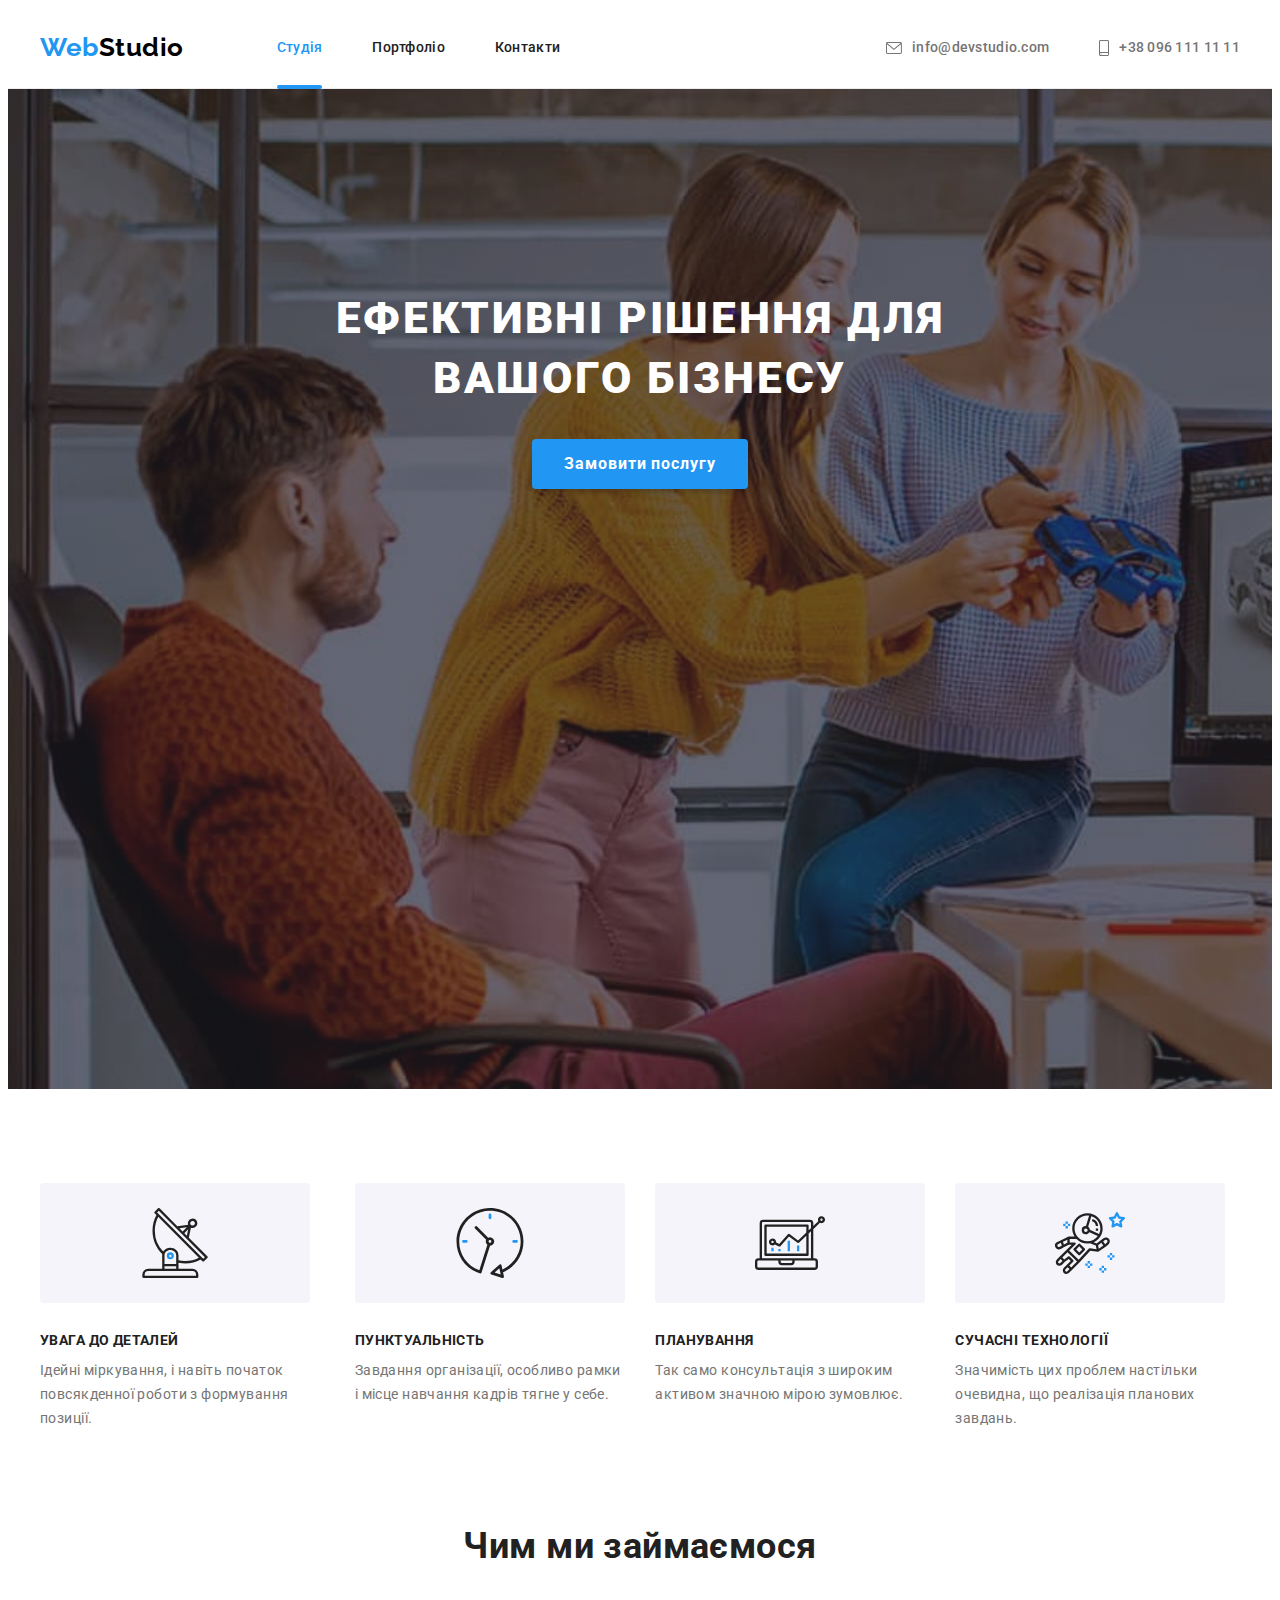
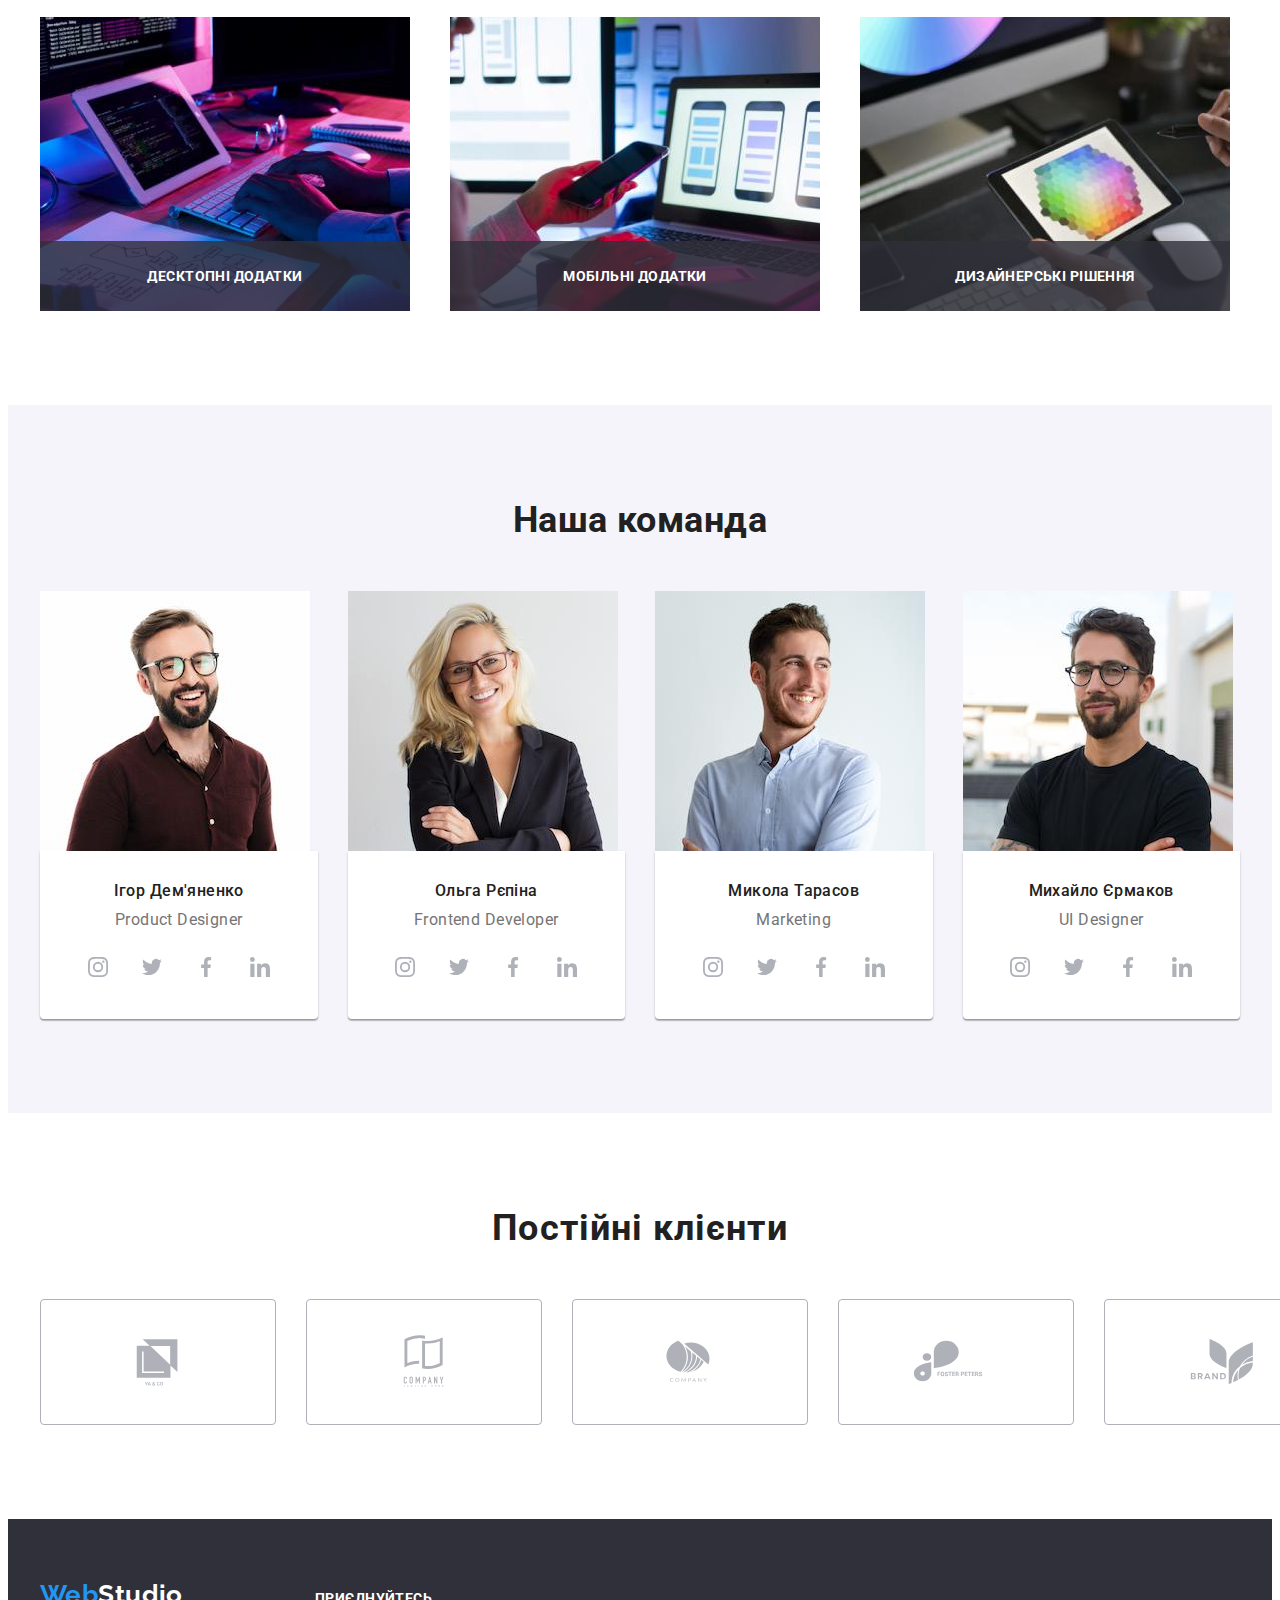
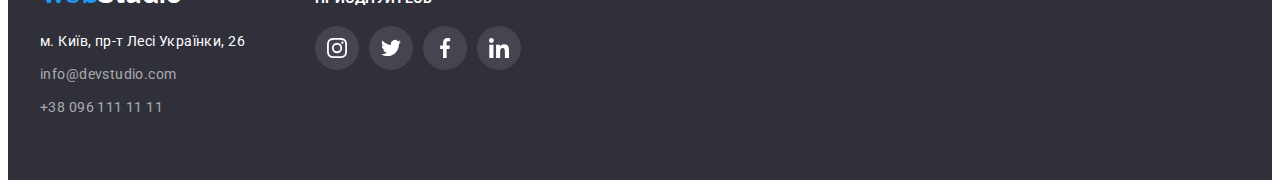
<file: index.html>
<!DOCTYPE html>
<html lang="uk">
<!-- МЕТАДАННІ -->

<head>
  <meta charset="UTF-8" />
  <meta http-equiv="X-UA-Compatible" content="IE=edge" />
  <meta name="viewport" content="width=device-width, initial-scale=1.0" />
  <title lang="en">Webstudio</title>
  <link rel="preconnect" href="https://fonts.googleapis.com" />
  <link rel="preconnect" href="https://fonts.gstatic.com" crossorigin />
  <link href="https://fonts.googleapis.com/css2?family=Raleway:wght@700&family=Roboto:wght@400;500;700;900&display=swap"
    rel="stylesheet" />
  <link rel="stylesheet" href="https://cdnjs.cloudflare.com/ajax/libs/modern-normalize/1.1.0/modern-normalize.min.css"
    integrity="sha512-wpPYUAdjBVSE4KJnH1VR1HeZfpl1ub8YT/NKx4PuQ5NmX2tKuGu6U/JRp5y+Y8XG2tV+wKQpNHVUX03MfMFn9Q=="
    crossorigin="anonymous" referrerpolicy="no-referrer" />

  <link rel="stylesheet" href="./css/style.css" />
</head>
<!-- ТЕЛО -->

<body>
  <!-- ШАПКА САЙТУ -->
  <header class="page-header">
    <!-- НАВИГАЦИЯ САЙТУ -->
    <div class="container box">
      <nav class="nav">
        <a href="./index.html" lang="en" class="link nav-logo"><span class="accent">Web</span>Studio</a>
        <ul class="nav-link">
          <li class="item">
            <a href="./index.html" class="link nav-studio current">Студія</a>
          </li>
          <li class="item">
            <a href="./portfolio.html" class="link nav-portfolio">Портфоліо</a>
          </li>
          <li class="item">
            <a href="#" class="link nav-contacts">Контакти</a>
          </li>
        </ul>
      </nav>
      <!--КОНТАКТИ-->
      <ul class="header-contacts">
        <li class="item">
          <a href="mailto:info@devstudio.com" lang="en" class="link header-mail">
            <div class="header-envelope">
              <svg class="icon-header">
                <use href="./img/symbol-defs.svg#icon-envelope"></use>
              </svg>
            </div>

            info@devstudio.com
          </a>
        </li>
        <li class="item">
          <a href="tel:+380961111111" class="link header-tel">
           <div class="header-smartphone">
              <svg class="icon-header">
                <use href="./img/symbol-defs.svg#icon-smartphone"></use>
              </svg>
           </div>
            +38 096 111 11 11
          </a>
        </li>
      </ul>
    </div>
  </header>
  <!-- MAIN -->
  <main class="mine-page">
    <!-- BANNER -->
    <section class="hero">
      <div class="container">
          <h1 class="banner-title">
            Ефективні рішення для <br />
            вашого бізнесу
          </h1>
          <button type="button" class="banner-button"
          data-modal-open>Замовити послугу</button>
          <div class="backdrop is-hidden" data-modal>
            <div class="modal">
              <div class="action">
                <button type="button" data-modal-close>
                  <svg class="icon">
                    <use href="./img/symbol-defs.svg#icon-close"></use>
                  </svg>
                </button>
              </div>
            </div>
          </div>
      </div>
    </section>

    <!-- ОСОБЛИВОСТІ -->
    <section class="key-features section">
      <div class="container">
        <h2 class="visually-hidden">Особливості</h2>
        <ul class="list">
          <li class="key-features-list">
            <div class="icon-featers">
              <svg class="icon" width="70" height="70">
                <use href="./img/symbol-defs.svg#icon-antenna"></use>
              </svg>
            </div>
            <h3 class="key-features-titles">УВАГА ДО ДЕТАЛЕЙ</h3>
            <p class="key-features-text">
              Ідейні міркування, і навіть початок повсякденної роботи з
              формування позиції.
            </p>
          </li>
          <li class="key-features-list">
            <div class="icon-featers">
              <svg class="icon">
                <use href="./img/symbol-defs.svg#icon-clock"></use>
              </svg>
            </div>
            <h3 class="key-features-titles">ПУНКТУАЛЬНІСТЬ</h3>
            <p class="key-features-text">
              Завдання організації, особливо рамки і місце навчання кадрів
              тягне у себе.
            </p>
          </li>
          <li class="key-features-list">
            <div class="icon-featers">
              <svg class="icon">
                <use href="./img/symbol-defs.svg#icon-diagram"></use>
              </svg>
            </div>
            <h3 class="key-features-titles">ПЛАНУВАННЯ</h3>
            <p class="key-features-text">
              Так само консультація з широким активом значною мірою зумовлює.
            </p>
          </li>
          <li class="key-features-list">
            <div class="icon-featers">
              <svg class="icon">
                <use href="./img/symbol-defs.svg#icon-astronaut"></use>
              </svg>
            </div>
            <h3 class="key-features-titles">СУЧАСНІ ТЕХНОЛОГІЇ</h3>
            <p class="key-features-text">
              Значимість цих проблем настільки очевидна, що реалізація
              планових завдань.
            </p>
          </li>
        </ul>
      </div>
    </section>
    <!-- ЧТО ДЕЛАЕМ -->
    <section class="we-do">
      <div class="container">
        <h2 class="we-do-title">Чим ми займаємося</h2>
        <ul class="list">
          <li class="we-do-list">
            <img class="image" src="./img/service-web-development.jpg" alt="Десктопні додатки" width="370"
              height="294" />
            <p class="service">Десктопні додатки</p>  
          </li>
          <li class="we-do-list">
            <img class="image" src="./img/service-Adaptive-layout.jpg" alt="Мобільні додатки" width="370"
              height="294" />
            <p class="service">Мобільні додатки</p>
          </li>
          <li class="we-do-list">
            <img class="image" src="./img/service-design-solutions.jpg" alt="Дизанерські рішення" width="370" height="294" />
            <p class="service">Дизайнерські рішення</p>
          </li>
        </ul>
      </div>
    </section>

    <!-- НАША КОМАНДА -->

    <section class="section our-team">
      <div class="container">
        <h2 class="our-team-title">Наша команда</h2>
        <ul class="members">
          <li class="list member">
            <img class="image" src="./img/team-product-designer.jpg" alt="Дизайнер продукту" width="270" height="260" />
            <div class="description-image">
              <h3 class="employee-name">Ігор Дем'яненко</h3>
              <p lang="en" class="position">Product Designer</p>
              <ul class="icon list">
              <li>
                <a href="#" class="link icon-socialnet">
                  <svg class="icon">
                    <use href="./img/symbol-defs.svg#icon-instagram"></use>
                  </svg>
                </a>
              </li>
              <li>
                <a href="#" class="icon-socialnet">
                  <svg class="icon">
                    <use href="./img/symbol-defs.svg#icon-twitter"></use>
                  </svg>
                </a>
              </li>
              <li>
                <a href="#" class="icon-socialnet">
                  <svg class="icon">
                    <use href="./img/symbol-defs.svg#icon-facebook"></use>
                  </svg>
                </a>
              </li>
              <li>
                <a href="#" class="icon-socialnet">
                  <svg class="icon">
                    <use href="./img/symbol-defs.svg#icon-linkedin"></use>
                  </svg>
                </a>
              </li>
              </ul>
            </div>
          </li>
          <li class="list member">
            <img class="image" src="./img/team-frontend-developer.jpg" alt="Розробник інтерфейсу" width="270"
              height="260" />
            <div class="description-image">
              <h3 class="employee-name">Ольга Рєпіна</h3>
              <p lang="en" class="position">Frontend Developer</p>
            
            <ul class="icon list">
              <li>
                <a href="#" class="link icon-socialnet">
                  <svg class="icon">
                    <use href="./img/symbol-defs.svg#icon-instagram"></use>
                  </svg>
                </a>
              </li>
              <li>
                <a href="#" class="icon-socialnet">
                  <svg class="icon">
                    <use href="./img/symbol-defs.svg#icon-twitter"></use>
                  </svg>
                </a>
              </li>
              <li>
                <a href="#" class="icon-socialnet">
                  <svg class="icon">
                    <use href="./img/symbol-defs.svg#icon-facebook"></use>
                  </svg>
                </a>
              </li>
              <li>
                <a href="#" class="icon-socialnet">
                  <svg class="icon">
                    <use href="./img/symbol-defs.svg#icon-linkedin"></use>
                  </svg>
                </a>
              </li>
              </ul>
              </div>

          </li>
          <li class="list member">
            <img class="image" src="./img/team-marketing.jpg" alt="Маркетолог" width="270" height="260" />
            <div class="description-image">
              <h3 class="employee-name">Микола Тарасов</h3>
              <p lang="en" class="position">Marketing</p>
            
            <ul class="icon list">
              <li>
                <a href="#" class="link icon-socialnet">
                  <svg class="icon">
                    <use href="./img/symbol-defs.svg#icon-instagram"></use>
                  </svg>
                </a>
              </li>
              <li>
                <a href="#" class="icon-socialnet">
                  <svg class="icon">
                    <use href="./img/symbol-defs.svg#icon-twitter"></use>
                  </svg>
                </a>
              </li>
              <li>
                <a href="#" class="icon-socialnet">
                  <svg class="icon">
                    <use href="./img/symbol-defs.svg#icon-facebook"></use>
                  </svg>
                </a>
              </li>
              <li>
                <a href="#" class="icon-socialnet">
                  <svg class="icon">
                    <use href="./img/symbol-defs.svg#icon-linkedin"></use>
                  </svg>
                </a>
              </li>
              </ul>
              </div>

          </li>
          <li class="list member">
            <img class="image" src="./img/team-ui-designer.jpg" alt="Дизайнер інтерфейсу" width="270" height="260" />
            <div class="description-image">
              <h3 class="employee-name">Михайло Єрмаков</h3>
              <p lang="en" class="position">UI Designer</p>
            
            <ul class="icon list">
              <li>
                <a href="#" class="link icon-socialnet">
                  <svg class="icon">
                    <use href="./img/symbol-defs.svg#icon-instagram"></use>
                  </svg>
                </a>
              </li>
              <li>
                <a href="#" class="icon-socialnet">
                  <svg class="icon">
                    <use href="./img/symbol-defs.svg#icon-twitter"></use>
                  </svg>
                </a>
              </li>
              <li>
                <a href="#" class="icon-socialnet">
                  <svg class="icon">
                    <use href="./img/symbol-defs.svg#icon-facebook"></use>
                  </svg>
                </a>
              </li>
              <li>
                <a href="#" class="icon-socialnet">
                  <svg class="icon">
                    <use href="./img/symbol-defs.svg#icon-linkedin"></use>
                  </svg>
                </a>
              </li>
              </ul>
              </div>

          </li>
        </ul>
      </div>
    </section>
    <!-- Постійні клієнти -->

    <section class="frequent-customers section">
      <div class="container">
        <h2 class="frequent-customers-title">Постійні клієнти</h2>
        <ul class="icon list">
          <li>
            <a href="#" class="icon-box">
                <svg class="icon">
                  <use href="./img/symbol-defs.svg#icon-logo1"></use>
                </svg>
            </a>
          </li>
          <li>
            <a href="#" class="icon-box">
                <svg class="icon">
                  <use href="./img/symbol-defs.svg#icon-logo2"></use>
                </svg>
            </a>
          </li>
          <li>
            <a href="#" class="icon-box">
                <svg class="icon">
                  <use href="./img/symbol-defs.svg#icon-logo3"></use>
                </svg>
            </a>
          </li>
          <li>
            <a href="#" class="icon-box">
                <svg class="icon">
                  <use href="./img/symbol-defs.svg#icon-logo4"></use>
                </svg>
            </a>
          </li>
          <li>
            <a href="#" class="icon-box">
                <svg class="icon">
                  <use href="./img/symbol-defs.svg#icon-logo5"></use>
                </svg>
            </a>
          </li>
          <li>
            <a href="#" class="icon-box">
                <svg class="icon">
                  <use href="./img/symbol-defs.svg#icon-logo6"></use>
                </svg>
            </a>
          </li>
        </ul>
      </div>
    </section>
  </main>

  <!-- ПІДВАЛ -->

  <footer class="page-footer">
    <!-- LOGO -->
    <div class="container footer-box">
      <div class="footer-section1">
        <a href="./index.html" lang="en" class="link footer-logo"><span class="accent">Web</span>Studio</a>
        <!-- АДРЕС -->
        <address class="firm-address">
          <ul class="list">
            <li class="footer-link">
              <a href="https://goo.gl/maps/z1Q6Qn75EZwD1Re8A" class="link map-link">м. Київ, пр-т Лесі Українки, 26</a>
            </li>
            <li class="footer-link">
              <a href="mailto:info@devstudio.com" lang="en" class="link footer-mail">info@devstudio.com</a>
            </li>
            <li class="footer-link">
              <a href="tel:+380961111111" class="link footer-tel">+38 096 111 11 11</a>
            </li>
          </ul>
        </address>
      </div>

      <div class="footer-section2">
        <section class="join">
          <p class="join-title">приєднуйтесь</p>
          <ul class="icon list">
            <li>
              <a href="#" class="icon-socialnet">
                <svg class="icon">
                  <use href="./img/symbol-defs.svg#icon-instagram"></use>
                </svg>
              </a>
            </li>
            <li>
              <a href="#" class="icon-socialnet">
                <svg class="icon">
                  <use href="./img/symbol-defs.svg#icon-twitter"></use>
                </svg>
              </a>
            </li>
            <li>
              <a href="#" class="icon-socialnet">
                <svg class="icon">
                  <use href="./img/symbol-defs.svg#icon-facebook"></use>
                </svg>
              </a>
            </li>
            <li>
              <a href="#" class="icon-socialnet">
                <svg class="icon">
                  <use href="./img/symbol-defs.svg#icon-linkedin"></use>
                </svg>
              </a>
            </li>
          </ul>
        </section>
      </div>
    </div>
  </footer>
  <script src="./js/modal.js"></script>
</body>

</html>
</file>
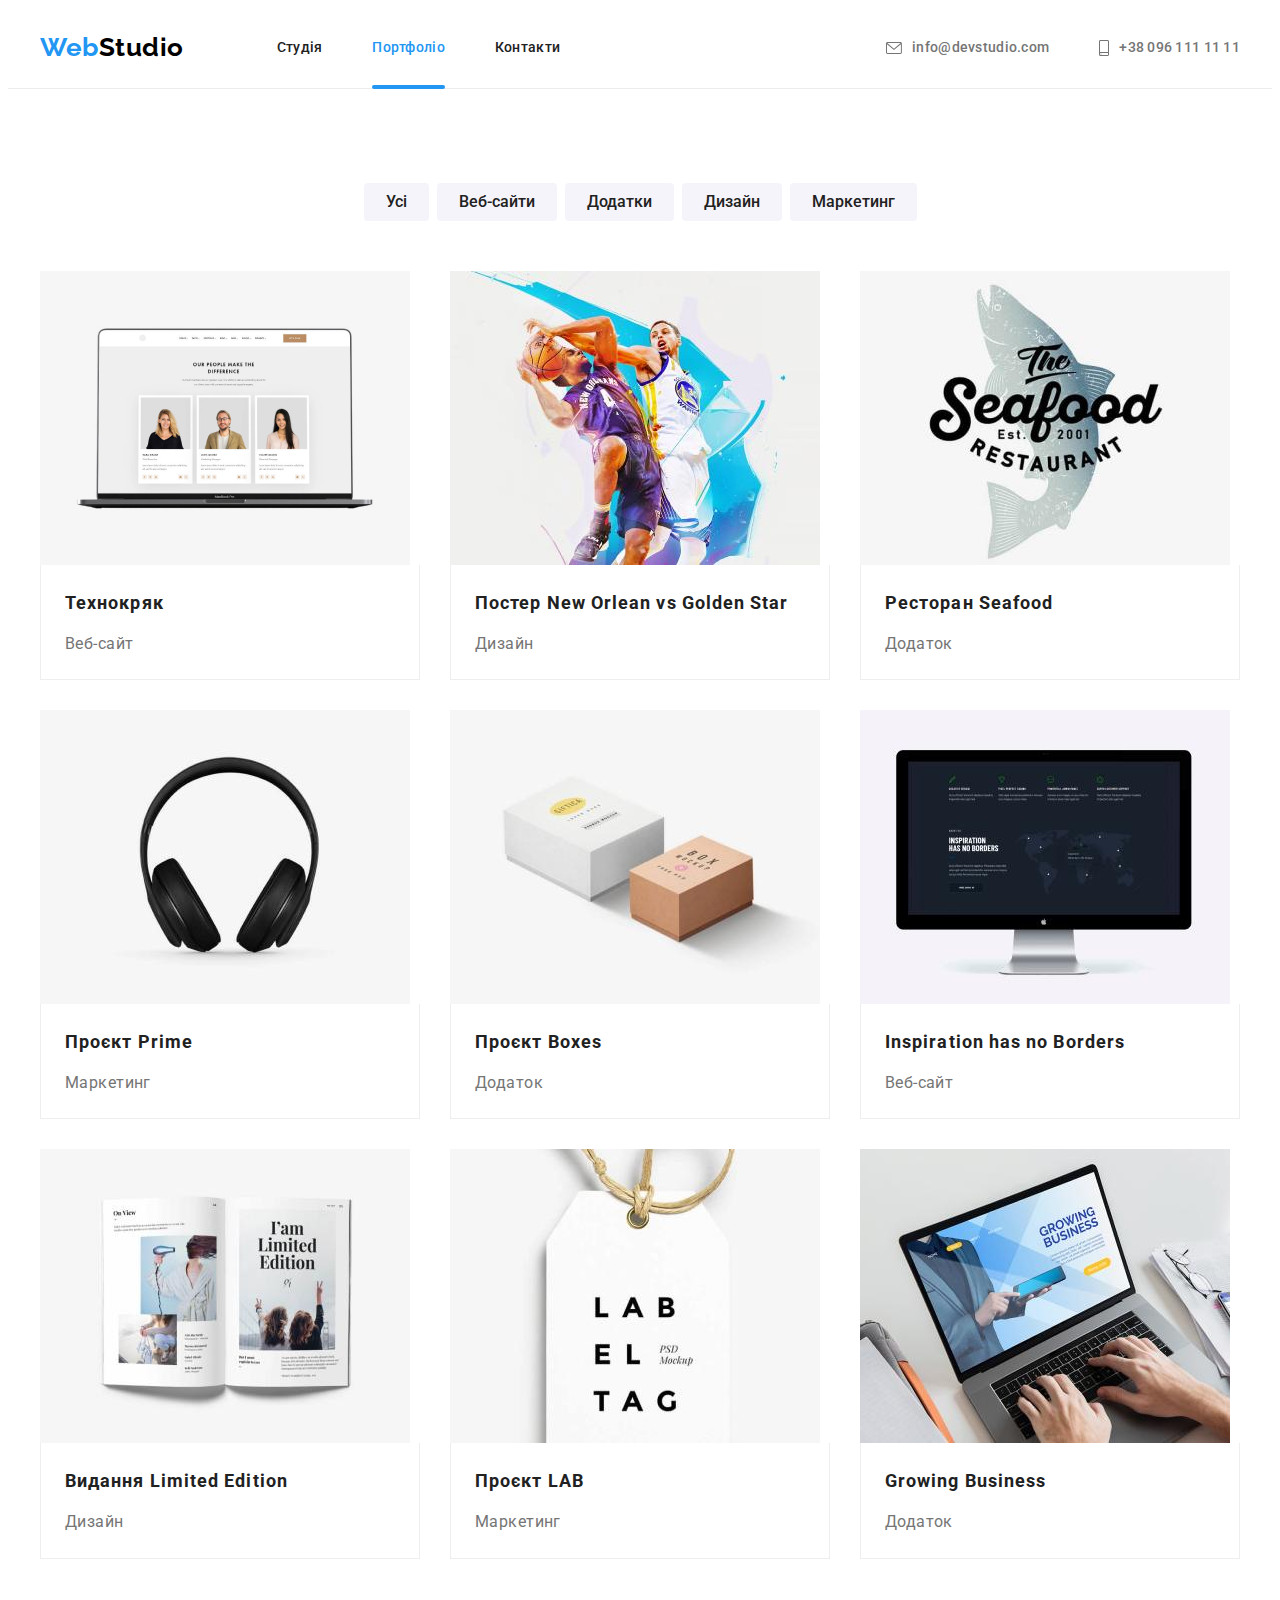
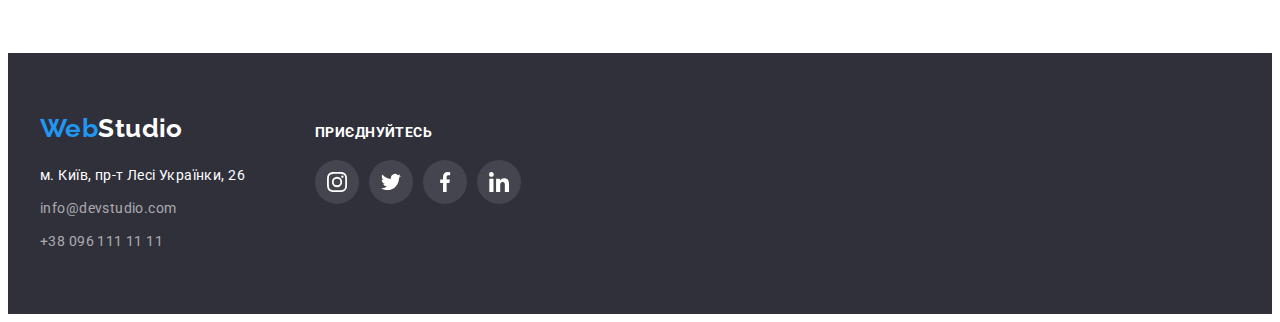
<file: portfolio.html>
<!DOCTYPE html>
<html lang="uk">
  <!-- МЕТАДАННІ -->

  <head>
    <meta charset="UTF-8" />
    <meta http-equiv="X-UA-Compatible" content="IE=edge" />
    <meta name="viewport" content="width=device-width, initial-scale=1.0" />
    <title lang="en">Webstudio</title>
    <link rel="preconnect" href="https://fonts.googleapis.com" />
    <link rel="preconnect" href="https://fonts.gstatic.com" crossorigin />
    <link
      href="https://fonts.googleapis.com/css2?family=Raleway:wght@700&family=Roboto:wght@400;500;700;900&display=swap"
      rel="stylesheet"
    />
    <link
      rel="stylesheet"
      href="https://cdnjs.cloudflare.com/ajax/libs/modern-normalize/1.1.0/modern-normalize.min.css"
      integrity="sha512-wpPYUAdjBVSE4KJnH1VR1HeZfpl1ub8YT/NKx4PuQ5NmX2tKuGu6U/JRp5y+Y8XG2tV+wKQpNHVUX03MfMFn9Q=="
      crossorigin="anonymous"
      referrerpolicy="no-referrer"
    />

    <link rel="stylesheet" href="./css/style.css" />
  </head>
  <!-- ТЕЛО -->

  <body>
    <!-- ШАПКА САЙТУ -->
    <header class="page-header">
    <!-- НАВИГАЦИЯ САЙТУ -->
    <div class="container box">
      <nav class="nav">
        <a href="./index.html" lang="en" class="link nav-logo"><span class="accent">Web</span>Studio</a>
        <ul class="nav-link">
          <li class="item">
            <a href="./index.html" class="link nav-studio">Студія</a>
          </li>
          <li class="item">
            <a href="./portfolio.html" class="link nav-portfolio current">Портфоліо</a>
          </li>
          <li class="item">
            <a href="#" class="link nav-contacts">Контакти</a>
          </li>
        </ul>
      </nav>
      <!--КОНТАКТИ-->
      <ul class="header-contacts">
        <li class="item">
          <a href="mailto:info@devstudio.com" lang="en" class="link header-mail">
            <div class="header-envelope">
              <svg class="icon-header">
                <use href="./img/symbol-defs.svg#icon-envelope"></use>
              </svg>
            </div>

            info@devstudio.com
          </a>
        </li>
        <li class="item">
          <a href="tel:+380961111111" class="link header-tel">
           <div class="header-smartphone">
              <svg class="icon-header">
                <use href="./img/symbol-defs.svg#icon-smartphone"></use>
              </svg>
           </div>
            +38 096 111 11 11
          </a>
        </li>
      </ul>
    </div>
  </header>
    <!-- MAIN -->
    <main class="portfolio section">
      <section class="container portfolio-section">
        <h1 class="visually-hidden">Портфоліо</h1>

        <!-- FILTER-BUTTONS -->

        <ul class="portfolio-filter">
          <li class="list filter">
            <button class="button-filter" type="button">Усі</button>
          </li>
          <li class="list filter">
            <button class="button-filter" type="button">Веб-сайти</button>
          </li>
          <li class="list filter">
            <button class="button-filter" type="button">Додатки</button>
          </li>
          <li class="list filter">
            <button class="button-filter" type="button">Дизайн</button>
          </li>
          <li class="list filter">
            <button class="button-filter" type="button">Маркетинг</button>
          </li>
        </ul>

        <!-- ПРИКЛАДИ РОБІТ -->
        <ul class="list work-examples">
          <li class="work-list">
              <a href="#" class="link">
                <div class="work-list-thumb">
                <img
                  class="image"
                  src="./img/portfolio-website-tehnokhreak.jpg"
                  alt="Веб-сайт"
                  width="370"
                  height="294"
                />
                <p class="work-list-explication">Ресурс пропонує комплексні пропозиції з різним рівнем функціоналу та сервісів. Все це дозволить відвідувачу отримати вичерпні відомості про компанію чи приватну особу.</p>
            </div>
              <div class="work-list-border">
                <h2 class="work-list-title">Технокряк</h2>
                <p class="work-list-description">Веб-сайт</p>
              </div>
            </a>
          </li>
          <li class="work-list">
            <a href="#" class="link">
            <div class="work-list-thumb">
                <img
                  class="image"
                  src="./img/portfolio-design-poster-no-vs-gs.jpg"
                  alt="Дизайн"
                  width="370"
                  height="294"
                />
                <p class="work-list-explication">Ресурс пропонує комплексні пропозиції з різним рівнем функціоналу та сервісів. Все це дозволить відвідувачу отримати вичерпні відомості про компанію чи приватну особу.</p>
            </div>
              <div class="work-list-border">
                <h2 class="work-list-title">
                  Постер <span lang="en">New Orlean vs Golden Star</span>
                </h2>
                <p class="work-list-description">Дизайн</p>
              </div>
            </a>
          </li>
          <li class="work-list">
              <a href="#" class="link">
                <div class="work-list-thumb">
                <img
                  class="image"
                  src="./img/portfolio-application-restaurant-seafood.jpg"
                  alt="Додаток"
                  width="370"
                  height="294"
                />
                <p class="work-list-explication">Ресурс пропонує комплексні пропозиції з різним рівнем функціоналу та сервісів. Все це дозволить відвідувачу отримати вичерпні відомості про компанію чи приватну особу.</p>
            </div>
              <div class="work-list-border">
                <h2 class="work-list-title">
                  Ресторан <span lang="en">Seafood</span>
                </h2>
                <p class="work-list-description">Додаток</p>
              </div>
            </a>
          </li>
          <li class="work-list">
              <a href="#" class="link">
                <div class="work-list-thumb">
                <img
                  class="image"
                  src="./img/portfolio-marketing-project-prime.jpg"
                  alt="Маркетинг"
                  width="370"
                  height="294"
                />
                <p class="work-list-explication">Ресурс пропонує комплексні пропозиції з різним рівнем функціоналу та сервісів. Все це дозволить відвідувачу отримати вичерпні відомості про компанію чи приватну особу.</p>
            </div>
              <div class="work-list-border">
                <h2 class="work-list-title">
                  Проєкт <span lang="en">Prime</span>
                </h2>
                <p class="work-list-description">Маркетинг</p>
              </div>
            </a>
          </li>
          <li class="work-list">
              <a href="#" class="link">
                <div class="work-list-thumb">
                <img
                  class="image"
                  src="./img/portfolio-application-project-boxes.jpg"
                  alt="Додаток"
                  width="370"
                  height="294"
                />
                <p class="work-list-explication">Ресурс пропонує комплексні пропозиції з різним рівнем функціоналу та сервісів. Все це дозволить відвідувачу отримати вичерпні відомості про компанію чи приватну особу.</p>
            </div>
              <div class="work-list-border">
                <h2 class="work-list-title">
                  Проєкт <span lang="en">Boxes</span>
                </h2>
                <p class="work-list-description">Додаток</p>
              </div>
            </a>
          </li>
          <li class="work-list">
              <a href="#" class="link">
                <div class="work-list-thumb">
                <img
                  class="image"
                  src="./img/portfolio-website-inspiration.jpg"
                  alt="Веб-сайт"
                  width="370"
                  height="294"
                />
                <p class="work-list-explication">Ресурс пропонує комплексні пропозиції з різним рівнем функціоналу та сервісів. Все це дозволить відвідувачу отримати вичерпні відомості про компанію чи приватну особу.</p>
            </div>
              <div class="work-list-border">
                <h2 lang="en" class="work-list-title">
                  Inspiration has no Borders
                </h2>
                <p class="work-list-description">Веб-сайт</p>
              </div>
            </a>
          </li>
          <li class="work-list">
              <a href="#" class="link">
                <div class="work-list-thumb">
                <img
                  class="image"
                  src="./img/portfolio-design-magasine.jpg"
                  alt="Дизайн"
                  width="370"
                  height="294"
                />
                <p class="work-list-explication">Ресурс пропонує комплексні пропозиції з різним рівнем функціоналу та сервісів. Все це дозволить відвідувачу отримати вичерпні відомості про компанію чи приватну особу.</p>
            </div>
              <div class="work-list-border">
                <h2 class="work-list-title">
                  Видання <span lang="en">Limited Edition</span>
                </h2>
                <p class="work-list-description">Дизайн</p>
              </div>
            </a>
          </li>
          <li class="work-list">
              <a href="#" class="link">
                <div class="work-list-thumb">
                <img
                  class="image"
                  src="./img/portfolio-marketing-project-lab.jpg"
                  alt="Маркетинг"
                  width="370"
                  height="294"
                />
                <p class="work-list-explication">Ресурс пропонує комплексні пропозиції з різним рівнем функціоналу та сервісів. Все це дозволить відвідувачу отримати вичерпні відомості про компанію чи приватну особу.</p>
            </div>
              <div class="work-list-border">
                <h2 class="work-list-title">
                  Проєкт <span lang="en">LAB</span>
                </h2>
                <p class="work-list-description">Маркетинг</p>
              </div>
            </a>
          </li>
          <li class="work-list">
              <a href="#" class="link">
                <div class="work-list-thumb">
                <img
                  class="image"
                  src="./img/portfolio-application-growing-business.jpg"
                  alt="Додаток"
                  width="370"
                  height="294"
                />
                <p class="work-list-explication">Ресурс пропонує комплексні пропозиції з різним рівнем функціоналу та сервісів. Все це дозволить відвідувачу отримати вичерпні відомості про компанію чи приватну особу.</p>
            </div>
              <div class="work-list-border">
                <h2 lang="en" class="work-list-title">Growing Business</h2>
                <p class="work-list-description">Додаток</p>
              </div>
            </a>
          </li>
        </ul>
      </section>
    </main>
    <!-- ПІДВАЛ -->

    <footer class="page-footer">
    <!-- LOGO -->
    <div class="container footer-box">
      <div class="footer-section1">
        <a href="./index.html" lang="en" class="link footer-logo"><span class="accent">Web</span>Studio</a>
        <!-- АДРЕС -->
        <address class="firm-address">
          <ul class="list">
            <li class="footer-link">
              <a href="https://goo.gl/maps/z1Q6Qn75EZwD1Re8A" class="link map-link">м. Київ, пр-т Лесі Українки, 26</a>
            </li>
            <li class="footer-link">
              <a href="mailto:info@devstudio.com" lang="en" class="link footer-mail">info@devstudio.com</a>
            </li>
            <li class="footer-link">
              <a href="tel:+380961111111" class="link footer-tel">+38 096 111 11 11</a>
            </li>
          </ul>
        </address>
      </div>

      <div class="footer-section2">
        <section class="join">
          <h2 class="join-title">приєднуйтесь</h2>
          <ul class="icon list">
            <li>
              <a href="#" class="icon-socialnet">
                <svg class="icon">
                  <use href="./img/symbol-defs.svg#icon-instagram"></use>
                </svg>
              </a>
            </li>
            <li>
              <a href="#" class="icon-socialnet">
                <svg class="icon">
                  <use href="./img/symbol-defs.svg#icon-twitter"></use>
                </svg>
              </a>
            </li>
            <li>
              <a href="#" class="icon-socialnet">
                <svg class="icon">
                  <use href="./img/symbol-defs.svg#icon-facebook"></use>
                </svg>
              </a>
            </li>
            <li>
              <a href="#" class="icon-socialnet">
                <svg class="icon">
                  <use href="./img/symbol-defs.svg#icon-linkedin"></use>
                </svg>
              </a>
            </li>
          </ul>
        </section>
      </div>
    </div>
  </footer>
  <script src="./js/modal.js"></script>
  </body>
</html>
</file>
<file: css/style.css>
/* global variables */
:root {
  --primary-font-family: "Roboto", sans-serif;
  --primary-color: #757575;
  --secondary-color: #212121;
  --accent-color: #2196f3;
}

/* BODY */
body {
  font-family: var(--primary-font-family), -apple-system, BlinkMacSystemFont,
    avenir next, avenir, segoe ui, helvetica neue, helvetica, Cantarell, Ubuntu,
    noto, arial, sans-serif;
  font-size: 14px;
  letter-spacing: 0.03em;
  color: var(--primary-color);

  max-width: 1600px;
}

h1,
h2,
h3,
ul,
p {
  margin: 0;
  padding: 0;
}
button {
  padding: 0;
  border: none;
  font: inherit;
  color: inherit;
  background-color: transparent;
  cursor: pointer;
}

.list,
.item {
  list-style-type: none;
}

.link {
  text-decoration: none;
}

.container {
  width: 1200px;
  padding-left: 15px;
  padding-right: 15px;
  margin-right: auto;
  margin-left: auto;
}

.section {
  padding-top: 94px;
  padding-bottom: 94px;
}

.image {
  display: block;
}

/* ШАПКА САЙТУ */
.page-header {
  display: block;
  align-items: center;
  border-bottom: 1px solid #ececec;
}

.box {
  display: flex;
  justify-content: center;
}

.nav {
  display: flex;
  align-items: center;
}

.nav-link {
  display: flex;
  padding: 0;
  margin-left: 93px;
}

.nav-link .item:not(:last-child) {
  margin-right: 50px;
}

.nav .link.nav-logo {
  display: block;
  padding-top: 24px;
  padding-bottom: 25px;

  font-family: "Raleway", sans-serif;
  font-weight: 700;
  font-size: 26px;
  line-height: 1.2;
  color: #000000;
}

.nav .link,
.header-contacts .link {
  display: flex;
  align-items: center;
  padding-top: 32px;
  padding-bottom: 32px;

  font-weight: 500;
  line-height: 1.14;
  letter-spacing: 0.02em;
}

.nav .link {
  color: var(--secondary-color);

  transition: color 250ms cubic-bezier(0.4, 0, 0.2, 1);
}

.header-contacts .link {
  color: var(--primary-color);
}

.header-contacts {
  display: flex;
  margin-left: auto;
}

.header-contacts .item + .item {
  margin-left: 50px;
}

.header-envelope,
.header-smartphone {
  display: inline-flex;
  margin-right: 10px;
  fill: currentColor;

  transition: color 250ms cubic-bezier(0.4, 0, 0.2, 1),fill 250ms cubic-bezier(0.4, 0, 0.2, 1);
}

.header-envelope .icon-header {
  width: 16px;
  height: 12px;
}

.header-smartphone .icon-header {
  width: 10px;
  height: 16px;
}

/* ACCENT, HOVER, FOCUS of site */

.accent,
.current,
.nav .current,
.nav-studio:hover,
.nav-studio:focus,
.nav-portfolio:hover,
.nav-portfolio:focus,
.nav-contacts:hover,
.nav-contacts:focus,
.header-mail:hover,
.header-tel:hover,
.header-mail:focus,
.header-tel:focus,
.map-link:hover,
.map-link:focus,
.footer-mail:hover,
.footer-tel:hover,
.footer-mail:focus,
.footer-tel:focus,
.action:hover,
.action:focus {
  color: var(--accent-color);
  fill: var(--accent-color);
}

.nav .item {
  position: relative;
}
.current::after {
  content: "";
  position: absolute;
  width: 100%;
  height: 4px;
  border-radius: 2px;
  left: 0;
  bottom: -1px;
  background-color: #2196f3;

  transition: color 250ms cubic-bezier(0.4, 0, 0.2, 1);
}


.visually-hidden {
  position: absolute;
  white-space: nowrap;
  width: 1px;
  height: 1px;
  overflow: hidden;
  border: 0;
  padding: 0;
  clip: rect(0 0 0 0);
  clip-path: inset(50%);
  margin: -1px;
}

/* ПІДВАЛ САЙТУ */
.page-footer {
  display: flex;
  padding-top: 60px;
  padding-bottom: 60px;

  background-color: #2f303a;
}

.footer-box {
  display: flex;
  gap: 70px;
  align-items: baseline;
}

.footer-section1 {
  display: flex;
  flex-direction: column;
}

.footer-section2 {
  display: flex;
  flex-direction: column;
}

.join .icon.list {
  display: inline-flex;
  gap: 10px;
  margin: 0;
  padding: 0;
}

.footer-logo {
  display: block;
  margin-bottom: 20px;

  font-family: "Raleway", sans-serif;
  font-weight: 700;
  font-size: 26px;
  line-height: 1.2;
  color: #ffffff;
}

.firm-address {
  font-weight: 400;
  line-height: 1.71;
  font-style: normal;
}

.list .footer-link {
  margin: 0;
  padding: 0;
}

.list .footer-link:not(:first-child) {
  margin-top: 9px;
}

.map-link {
  color: #ffffff;
  transition: color 250ms cubic-bezier(0.4, 0, 0.2, 1);
}

.footer-mail,
.footer-tel {
  color: rgba(255, 255, 255, 0.6);
  transition: color 250ms cubic-bezier(0.4, 0, 0.2, 1);
}

.join-title {
  margin-bottom: 20px;
  font-weight: 700;
  font-size: 14px;
  line-height: calc(16 / 14);
  letter-spacing: 0.03em;
  text-transform: uppercase;
  color: #ffffff;
}

.join .icon-socialnet {
  background: rgba(255, 255, 255, 0.1);
  border-radius: 50%;
  fill: #ffffff;
}

/* BODY OF INDEX.HTML */

/* BANNER SECTION */
.hero {
  display: flex;
  max-width: 1600px;
  height: 600px;
  padding-top: 200px;
  padding-bottom: 200px;
  background-color: #c4c4c4;
  background-image: linear-gradient(
      rgba(47, 48, 58, 0.4),
      rgba(47, 48, 58, 0.4)
    ),
     url(../img/banner.jpg);
  background-repeat: no-repeat;
  background-size: cover;

}

.banner-title {
  margin-top: 0;
  margin-right: auto;
  margin-left: auto;
  margin-bottom: 30px;

  text-align: center;

  font-weight: 900;
  font-size: 44px;
  line-height: 1.36;
  letter-spacing: 0.06em;
  text-transform: uppercase;
  color: #ffffff;
}

.hero .banner-button {
  display: flex;
  width: 216px;
  height: 50px;
  justify-content: center;
  align-items: center;
  margin: auto;
  font-family: "Roboto";
  font-style: normal;
  font-weight: 700;
  font-size: 16px;
  line-height: 1.88;
  letter-spacing: 0.06em;
  color: #ffffff;
  border: 1px solid transparent;
  box-shadow: 0px 4px 4px rgba(0, 0, 0, 0.15);
  border-radius: 4px;
  background-color: var(--accent-color);
  cursor: pointer;
  transition: background-color 250ms cubic-bezier(0.4, 0, 0.2, 1), box-shadow 250ms cubic-bezier(0.4, 0, 0.2, 1);
}

.banner-button:hover,
.banner-button:focus {
  background-color: #188ce8;
  box-shadow: 0px 4px 4px rgba(0, 0, 0, 0.15);
  border-radius: 4px;
}

.backdrop {
  position: fixed;
  z-index: 9;
  top: 0;
  left: 0;
  width: 100%;
  height: 100%;
  background-color: rgba(0, 0, 0, 0.2);
  opacity: 1;
  transition: opacity 250ms cubic-bezier(0.4, 0, 0.2, 1);
}

.backdrop.is-hidden {
  opacity: 0;
  transition: opacity 250ms cubic-bezier(0.4, 0, 0.2, 1);
  pointer-events: none;

}

.modal {
  position: absolute;
  top: 50%;
  left: 50%;
  transform: translate(-50%, -50%);

  min-width: 528px;
  min-height: 581px;
  background-color: #ffffff;
  box-shadow: 0px 1px 3px rgba(0, 0, 0, 0.12), 0px 1px 1px rgba(0, 0, 0, 0.14), 0px 2px 1px rgba(0, 0, 0, 0.2);
  border-radius: 4px;
  opacity: 1;
  transition: opacity 250ms cubic-bezier(0.4, 0, 0.2, 1), transform 250ms cubic-bezier(0.4, 0, 0.2, 1);
}
.backdrop.is-hidden .modal {
  opacity: 0;
  transform: translate(-50%, -50%) scale(0.5);
}
.action {
  position: absolute;
  top: 8px;
  right: 8px;
  display: flex;
}

.action .icon {
  width: 30px;
  height: 30px;
  fill: currentColor;
  background: #FFFFFF;
  border: 1px solid rgba(0, 0, 0, 0.1);
  border-radius: 50%;
  
  transition: fill 250ms cubic-bezier(0.4, 0, 0.2, 1);
}

/* KEY-FEATURES SECTION */

.key-features .list {
  display: flex;
  gap: 30px;
}

.key-features-list .key-features-titles {
  margin-bottom: 10px;
  margin-top: 30px;
  font-family: "Roboto";
  font-weight: 700;
  font-style: normal;
  font-size: 14px;
  line-height: 1.14;
  text-transform: uppercase;
  color: var(--secondary-color);
}

.key-features-text {
  font-weight: 400;
  line-height: 1.71;
}

.icon-featers {
  background-color: #f5f4fa;
  border-radius: 4px;
  display: flex;
  justify-content: center;
  align-items: center;
  width: 270px;
  height: 120px;
}
.icon-featers .icon {
  width: 70px;
  height: 70px;
}

/* WE-DO SECTION */

.we-do {
  padding-bottom: 94px;
}

.we-do-title {
  margin-bottom: 50px;

  font-weight: 700;
  font-size: 36px;
  line-height: 1.17;
  text-align: center;
  color: var(--secondary-color);
}

.we-do .list {
  display: flex;
  gap: 30px;
}

.we-do-list {
  position: relative;
  flex-basis: calc((100% - 2 * 30px) / 3);
}
.service {
  display: flex;
  position: absolute;
  width: 370px;
  height: 70px;
  left: 0;
  bottom: 0;
  justify-content: center;
  align-items: center;
  font-weight: 700;
  font-size: 14px;
  line-height: calc(16/14);
  text-align: center;
  letter-spacing: 0.03em;
  text-transform: uppercase;
  color: #FFFFFF;
  background: rgba(47, 48, 58, 0.8);


}


/* OUR TEAM */

.our-team {
  background: #f5f4fa;
}

.our-team-title {
  margin-bottom: 50px;

  font-weight: 700;
  font-size: 36px;
  line-height: 1.17;
  text-align: center;
  color: var(--secondary-color);
}

.our-team .members {
  display: flex;
  gap: 30px;
}

.member {
  flex-basis: calc((100% - 90px) / 4);
}

.description-image {
  display: flex;
  flex-direction: column;
  justify-content: center;
  align-items: center;
  padding: 30px 32px;

  background: #ffffff;

  box-shadow: 0px 1px 3px rgba(0, 0, 0, 0.12), 0px 1px 1px rgba(0, 0, 0, 0.14),
    0px 2px 1px rgba(0, 0, 0, 0.2);
  border-radius: 0px 0px 4px 4px;
}

.employee-name {
  font-family: "Roboto";
  font-style: normal;
  font-weight: 500;
  font-size: 16px;
  line-height: 1.19;
  text-align: center;
  color: var(--secondary-color);
}

.position {
  margin-top: 10px;
  margin-bottom: 16px;
  font-weight: 400;
  font-size: 16px;
  line-height: 1.19;
  text-align: center;
}

.description-image .icon.list {
  display: flex;
  column-gap: 10px;
}

.icon-socialnet {
  display: flex;
  justify-content: center;
  align-items: center;

  width: 44px;
  height: 44px;
  fill: #afb1b8;

  transition: fill 250ms cubic-bezier(0.4, 0, 0.2, 1), background-color 250ms cubic-bezier(0.4, 0, 0.2, 1), border-radius 250ms cubic-bezier(0.4, 0, 0.2, 1);
}

.icon-socialnet:hover,
.icon-socialnet:focus {
  fill: #ffffff;
  background-color: var(--accent-color);
  border-radius: 50%;
}

.icon-socialnet .icon {
  width: 20px;
  height: 20px;
}

/* frequent-customers-title */

.frequent-customers-title {
  margin-bottom: 50px;
  font-weight: 700;
  font-size: 36px;
  line-height: calc(42 / 36);
  text-align: center;
  letter-spacing: 0.03em;
  color: var(--secondary-color);
}

.frequent-customers .icon.list {
  display: flex;
  column-gap: 30px;
}

.icon-box {
  display: flex;
  justify-content: center;
  align-items: center;
  width: 170px;
  height: 92px;
  border: 1px solid #afb1b8;
  border-radius: 4px;
  padding: 16px 32px;
}

.icon-box .icon {
  width: 106px;
  height: 60px;
  fill: #afb1b8;

  transition: fill 250ms cubic-bezier(0.4, 0, 0.2, 1), border-color 250ms cubic-bezier(0.4, 0, 0.2, 1);
}
.icon-box:hover,
.icon-box:focus,
.icon-box:hover .icon,
.icon-box:focus .icon {
  fill: var(--accent-color);
  border-color: var(--accent-color);
}

/* PORTFOLIO-PAGE */

/* BUTTONS */


.portfolio-filter {
  display: flex;
  gap: 8px;
  justify-content: center;
  margin-bottom: 50px;
}

.button-filter {
  padding: 6px 22px;

  font-family: inherit;
  font-weight: 500;
  font-size: 16px;
  line-height: 1.63;
  text-align: center;
  color: var(--secondary-color);
  background-color: #f5f4fa;
  border-color: transparent;
  border-radius: 4px;

  transition: background-color 250ms cubic-bezier(0.4, 0, 0.2, 1), color 250ms cubic-bezier(0.4, 0, 0.2, 1), box-shadow 250ms cubic-bezier(0.4, 0, 0.2, 1);
}

.button-filter:hover,
.button-filter:focus {
  background: #2196f3;
  box-shadow: 0px 3px 1px rgba(0, 0, 0, 0.1), 0px 1px 2px rgba(0, 0, 0, 0.08),
    0px 2px 2px rgba(0, 0, 0, 0.12);
  border-radius: 4px;
  color: #ffffff;
}

/* WORK DESCRIPTION */
.work-examples {
  display: flex;
  flex-wrap: wrap;
  gap: 30px;
  /* Свойство gap CSS задаёт отступы между столбцами и строками, а не вдоль края контейнера сетки. Является сокращением для свойств row-gap и column-gap.*/
}

.work-list {
  display: flex;
  flex-direction: column;
  flex-basis: calc((100% - 2 * 30px) / 3);
  transition: box-shadow 250ms cubic-bezier(0.4, 0, 0.2, 1);
}

.work-list:hover,
.work-list:focus {
  box-shadow: 0px 1px 1px rgba(0, 0, 0, 0.12), 0px 4px 4px rgba(0, 0, 0, 0.06),
    1px 4px 6px rgba(0, 0, 0, 0.16);
}
.work-list-thumb {
  position: relative;
  overflow: hidden;

}
/* .work-list-thumb:hover .work-list-explication {
  opacity: 1;
  bottom: 0;
} */

.work-list:hover .work-list-explication,
.work-list:focus .work-list-explication {
  opacity: 1;
  bottom: 0;
}
.work-list-explication {
  position: absolute;
  content: '';
  left: 0;
  bottom: -294px;
  opacity: 0;
  width: 100%;
  height: 100%;
  padding: 63px 24px;
  font-weight: 400;
  font-size: 18px;
  line-height: calc(28/18);
  letter-spacing: 0.03em;
  color: #FFFFFF;
  background: rgba(33, 150, 243, 0.9);
  transition: opacity 250ms cubic-bezier(0.4, 0, 0.2, 1), bottom 250ms cubic-bezier(0.4, 0, 0.2, 1);;

}


.work-list-border {
  margin: 0;
  padding: 20px 24px;

  border-top: 0;
  border-right: 1px solid #eeeeee;
  border-bottom: 1px solid #eeeeee;
  border-left: 1px solid #eeeeee;
}

.work-list .link {
  display: flex;
  flex-direction: column;
}

.work-list-title {
  margin: 0;
  padding: 0;

  font-size: 18px;
  line-height: 2;
  letter-spacing: 0.06em;
  text-align: left;
  color: var(--secondary-color);
}

.work-list-description {
  padding: 0;
  margin-top: 8px;
  margin-right: 0;
  margin-bottom: 0;
  margin-left: 0;
  font-weight: 400;
  font-size: 16px;
  line-height: 1.88;
  text-align: left;
  color: var(--primary-color);
}
</file>
